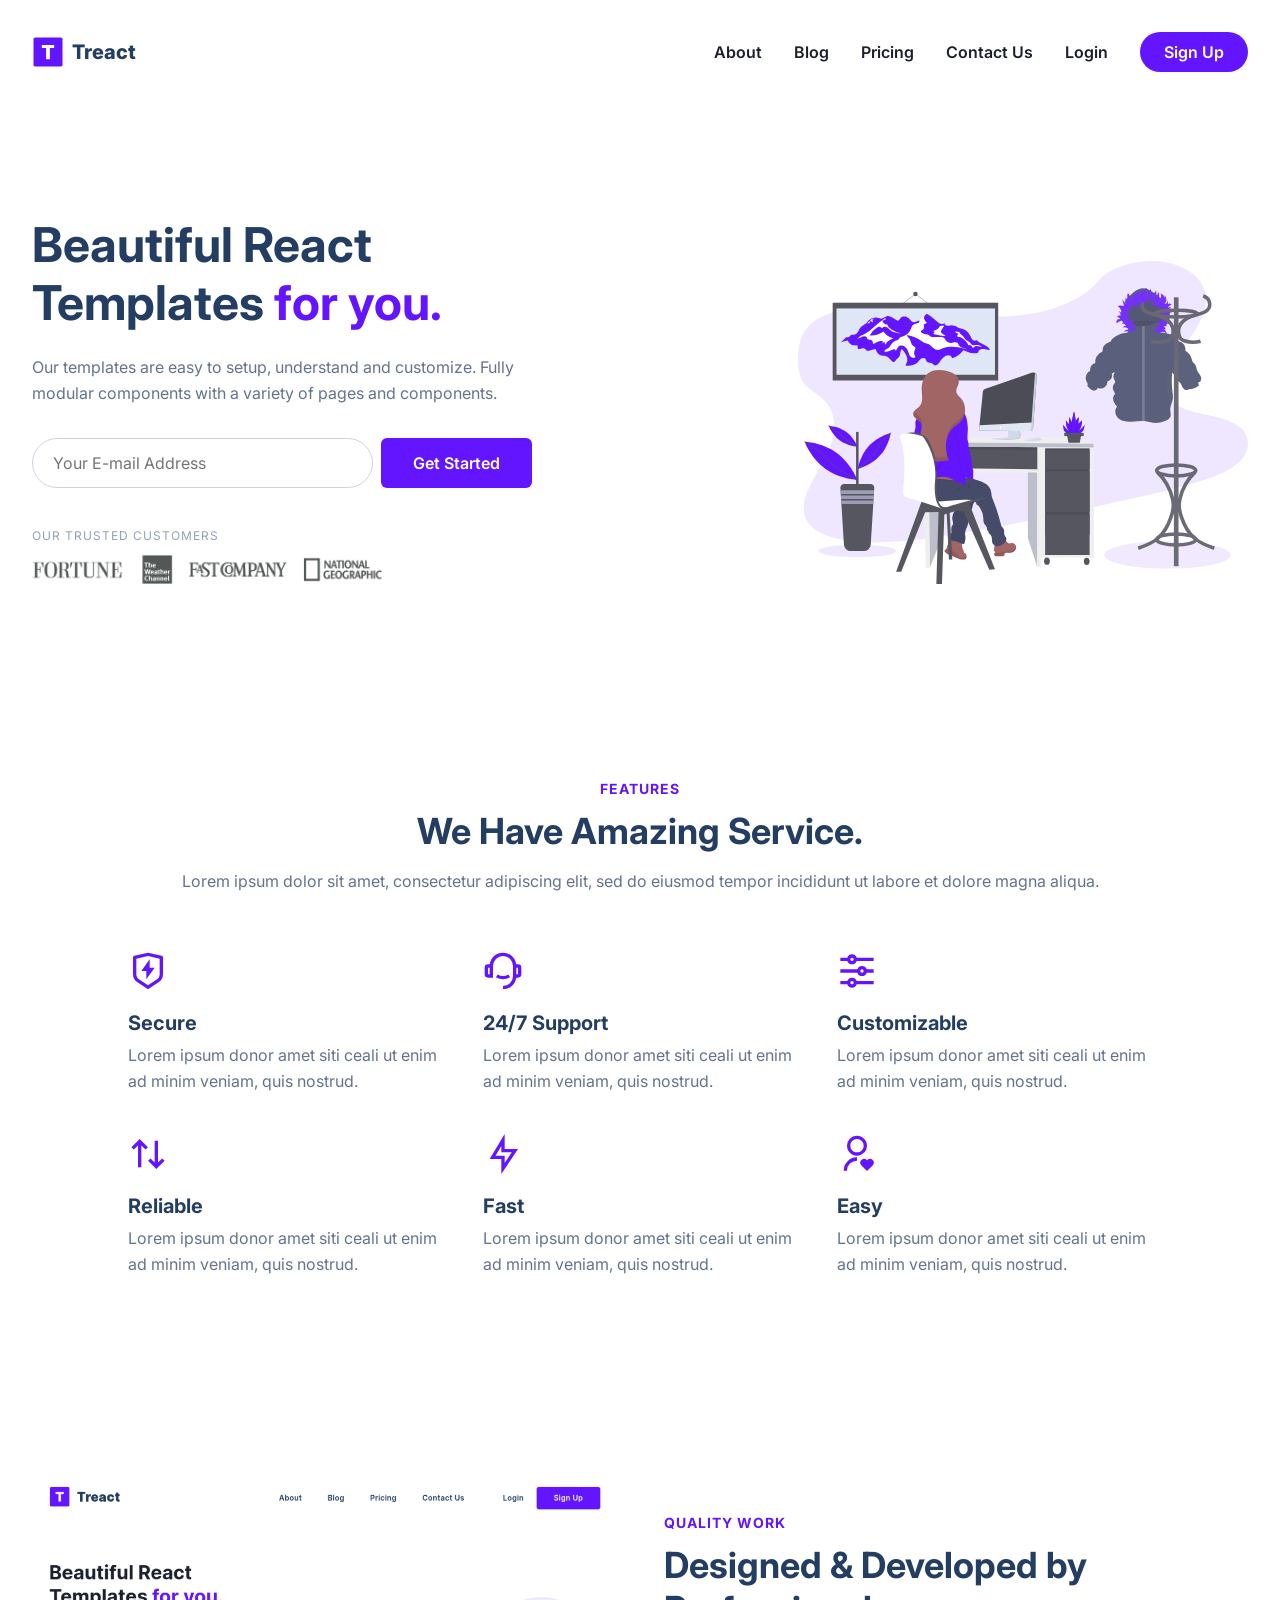
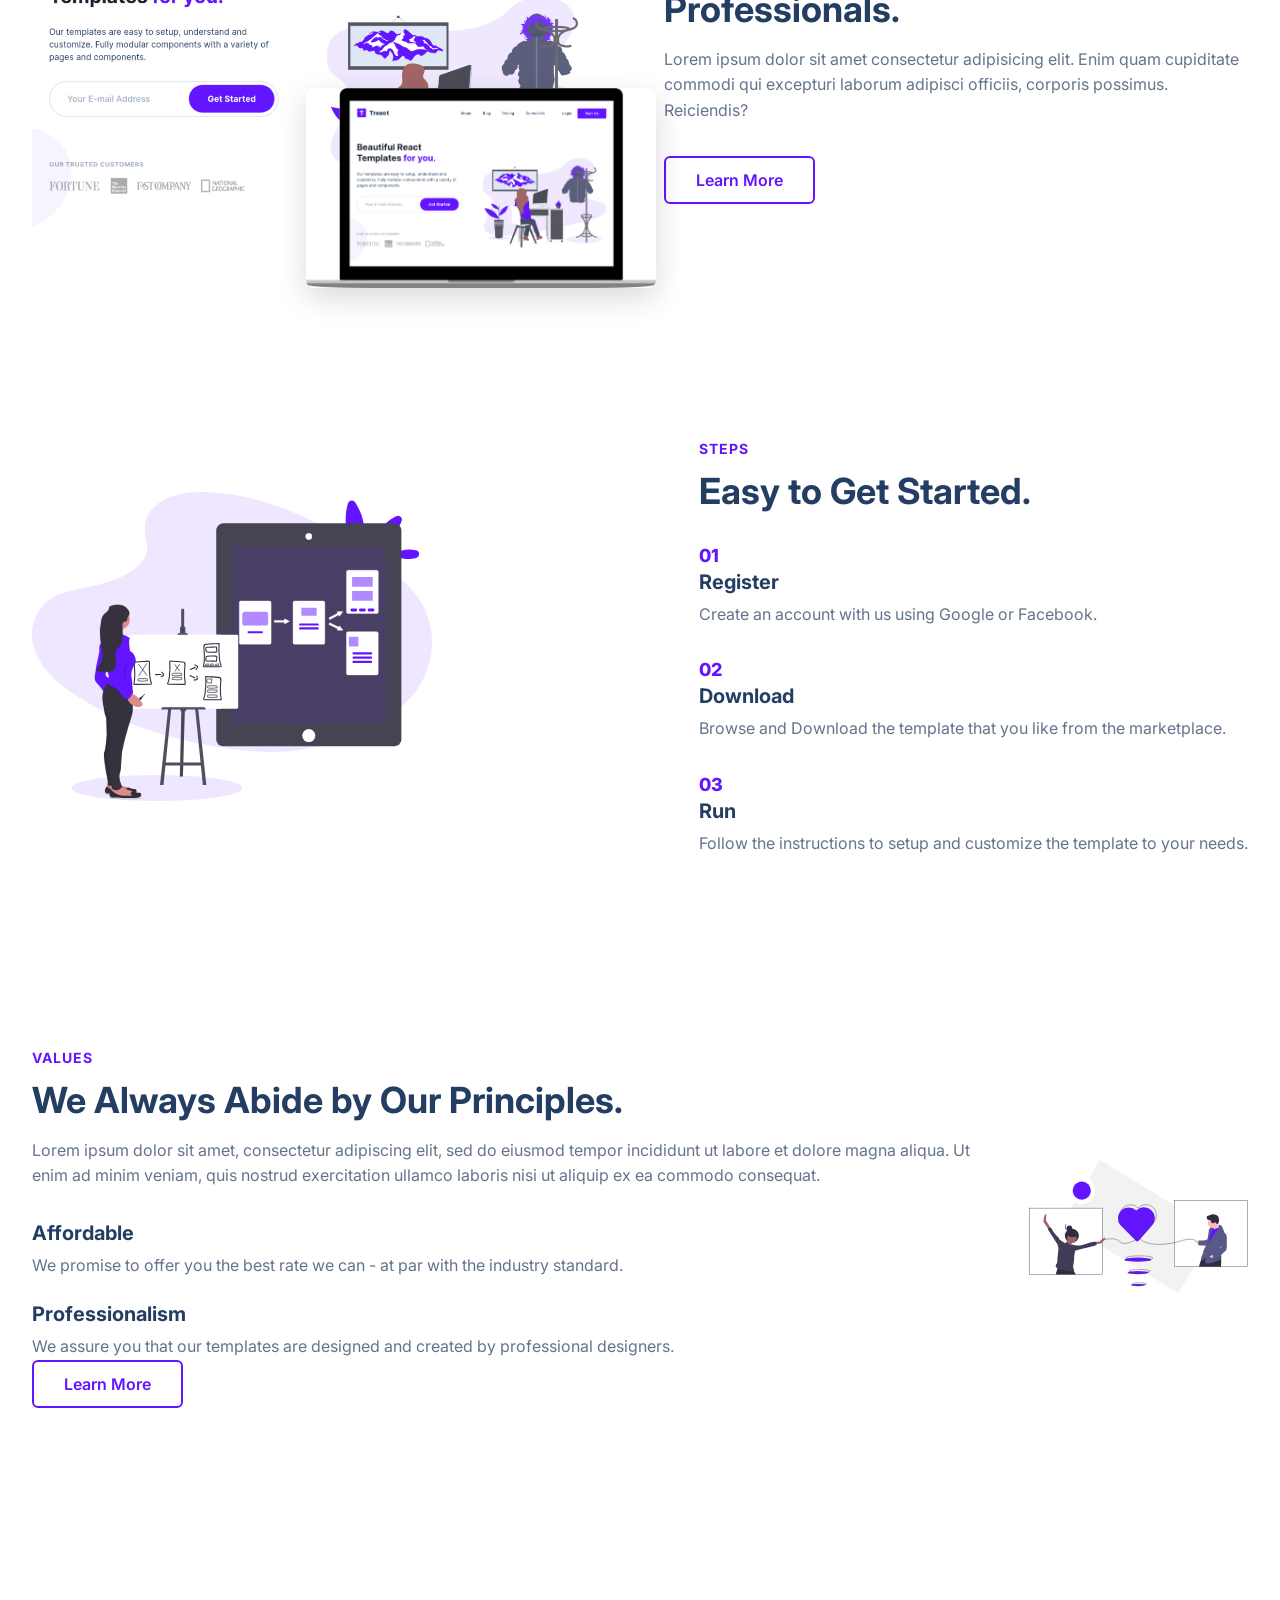
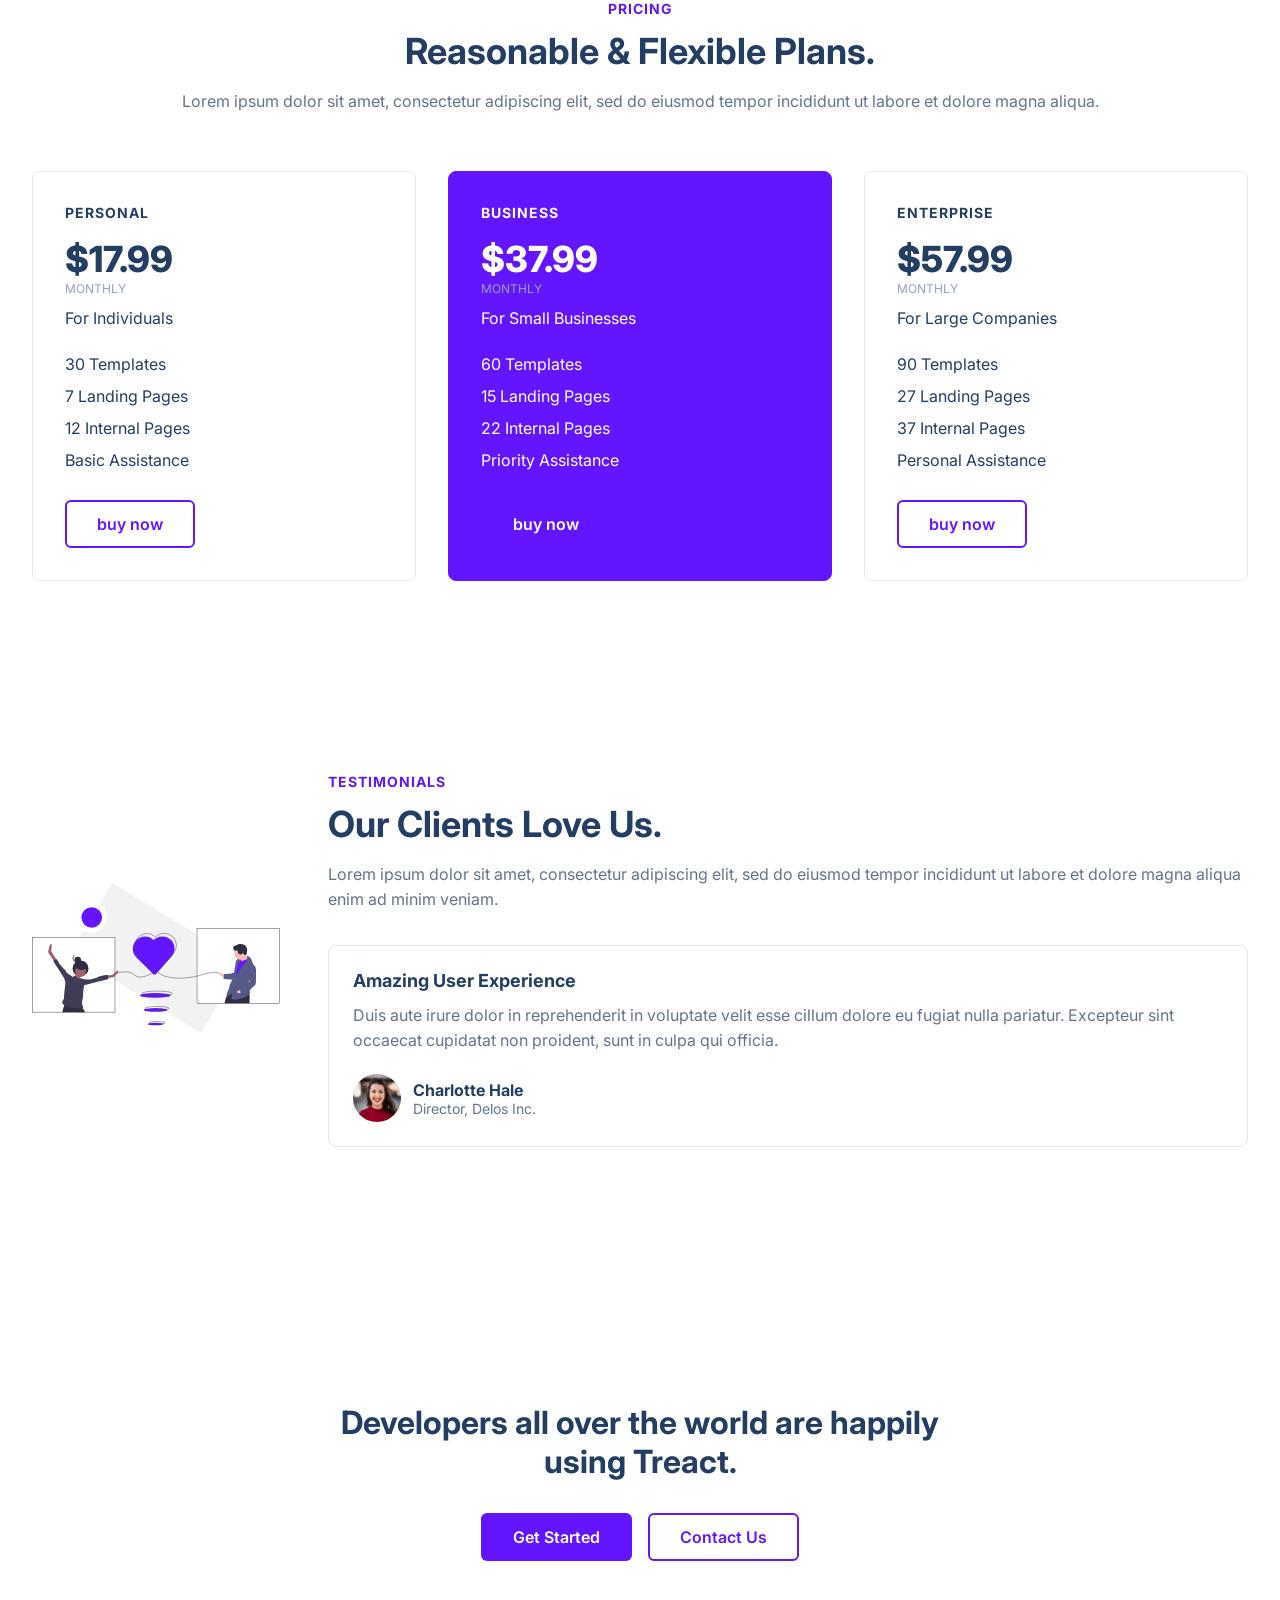
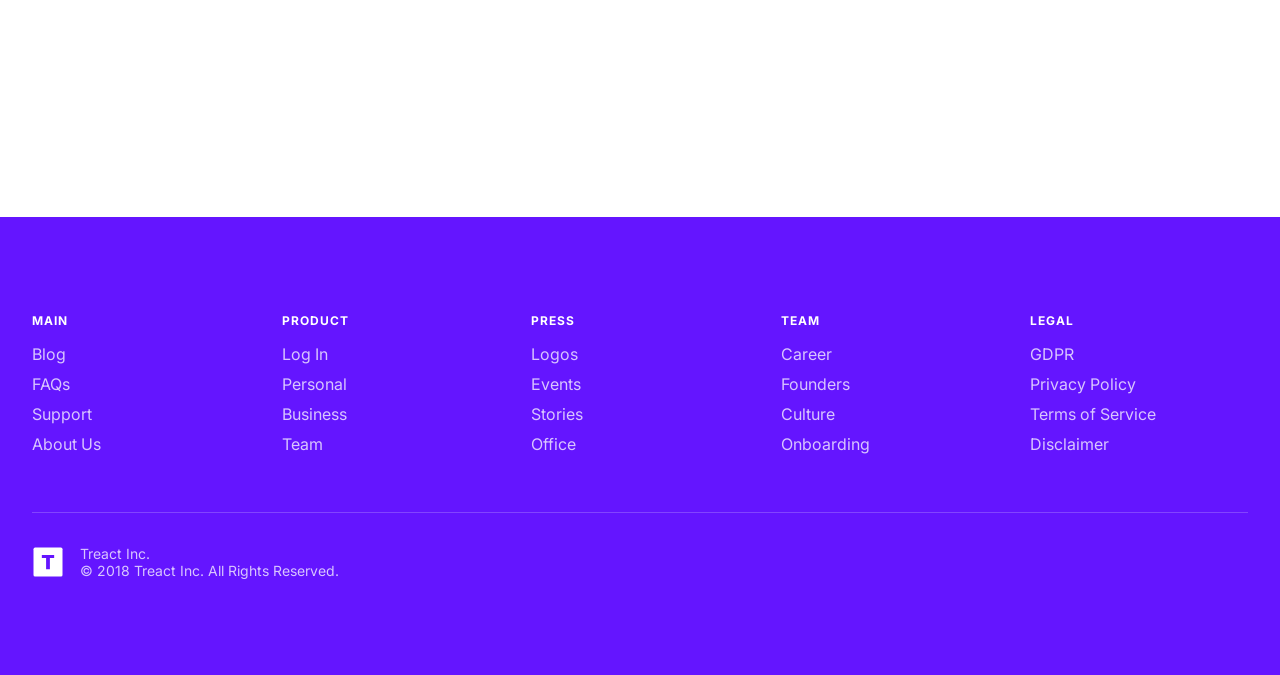
<file: index.html>
<!DOCTYPE html>
<html lang="en">

<head>
    <meta charset="UTF-8">
    <meta http-equiv="X-UA-Compatible" content="IE=edge">
    <meta name="viewport" content="width=device-width, initial-scale=1.0">
    <title>Treact</title>
    <link rel="stylesheet" href="style.css">
    <link rel="stylesheet" href="https://pro.fontawesome.com/releases/v5.10.0/css/all.css"
        integrity="sha384-AYmEC3Yw5cVb3ZcuHtOA93w35dYTsvhLPVnYs9eStHfGJvOvKxVfELGroGkvsg+p" crossorigin="anonymous" />
    <script src="script.js" defer></script>
</head>

<body>
    <section id="landing">
        <nav>
            <div class="row nav__row">
                <div class="nav__logo">
                    <img src="./assets/logo.2c489fc453a1783cbadacf914efa3df6.svg" alt="Treact logo" height="32">
                    <span>Treact</span>
                </div>
                <div class="nav__links">
                    <a class="nav__link">About</a>
                    <a class="nav__link">Blog</a>
                    <a class="nav__link">Pricing</a>
                    <a class="nav__link">Contact Us</a>
                    <a class="nav__link">Login</a>
                    <a class="nav__link nav__link--primary">Sign Up</a>
                </div>
                <button class="btn__menu" onclick="openMenu()">
                    <svg xmlns="http://www.w3.org/2000/svg" width="24" height="24" viewBox="0 0 24 24" fill="none"
                        stroke="currentColor" stroke-width="2" stroke-linecap="round" stroke-linejoin="round"
                        class="btn__menu--svg">
                        <line x1="3" y1="12" x2="21" y2="12"></line>
                        <line x1="3" y1="6" x2="21" y2="6"></line>
                        <line x1="3" y1="18" x2="21" y2="18"></line>
                    </svg>
                </button>
            </div>
        </nav>
        <div class="modal">
            <button class="btn__menu btn__menu--close" onclick="closeMenu()">
                <svg xmlns="http://www.w3.org/2000/svg" width="24" height="24" viewBox="0 0 24 24" fill="none"
                    stroke="currentColor" stroke-width="2" stroke-linecap="round" stroke-linejoin="round">
                    <line x1="18" y1="6" x2="6" y2="18"></line>
                    <line x1="6" y1="6" x2="18" y2="18"></line>
                </svg>
            </button>
            <div class="modal__links">
                <a class="modal__link">About</a>
                <a class="modal__link">Blog</a>
                <a class="modal__link">Pricing</a>
                <a class="modal__link">Contact Us</a>
                <a class="modal__link">Login</a>
                <a class="modal__link modal__link--primary">Sign Up</a>
            </div>
        </div>
        <header>
            <div class="container">
                <div class="row">
                    <div class="header__text">
                        <h1 class="header__title">Beautiful React Templates <span class="purple">for you.</span></h1>
                        <p class="header__desc">Our templates are easy to setup, understand and customize. Fully modular components with a variety of pages and components.</p>
                        <div class="header__form">
                            <input type="text" placeholder="Your E-mail Address" class="header__input">
                            <button class="btn__primary">Get Started</button>
                        </div>
                        <div class="header__customers">
                            <p class="header__customers--label">OUR TRUSTED CUSTOMERS</p>
                            <img src="./assets/customers-logo-strip.680ac7c2e8ae28161d2c.png" alt="Trusted customers" class="header__customers--img">
                        </div>
                    </div>
                    <div class="header__illustration">
                        <img src="./assets/design-illustration-2.6da6a00b20c07c4a9b65d1870679e1b8.svg" alt="Illustration">
                    </div>
                </div>
            </div>
        </header>
    </section>
    <main>
        <section id="features">
            <div class="container">
                <div class="row__narrow">
                    <p class="label">FEATURES</p>
                    <h2 class="section__title">We Have Amazing Service.</h2>
                    <p class="section__desc">Lorem ipsum dolor sit amet, consectetur adipiscing elit, sed do eiusmod tempor incididunt ut labore et dolore magna aliqua.</p>
                    <div class="features__grid">
                        <div class="feature__card">
                            <img src="./assets/shield-icon.daefe14b320b14fbd9cbd18908ac93ec.svg" alt="Secure icon" class="feature__icon">
                            <h3 class="feature__title">Secure</h3>
                            <p class="feature__desc">Lorem ipsum donor amet siti ceali ut enim ad minim veniam, quis nostrud.</p>
                        </div>
                        <div class="feature__card">
                            <img src="./assets/support-icon.f9253ffa8cb6ffde5bbaa05eb5136375.svg" alt="Support icon" class="feature__icon">
                            <h3 class="feature__title">24/7 Support</h3>
                            <p class="feature__desc">Lorem ipsum donor amet siti ceali ut enim ad minim veniam, quis nostrud.</p>
                        </div>
                        <div class="feature__card">
                            <img src="./assets/customize-icon.367468c90fd796009b97fbfba67b2c6a.svg" alt="Customize icon" class="feature__icon">
                            <h3 class="feature__title">Customizable</h3>
                            <p class="feature__desc">Lorem ipsum donor amet siti ceali ut enim ad minim veniam, quis nostrud.</p>
                        </div>
                        <div class="feature__card">
                            <img src="./assets/reliable-icon.1367510a8f0a1bec76dc425d25f92f43.svg" alt="Reliable icon" class="feature__icon">
                            <h3 class="feature__title">Reliable</h3>
                            <p class="feature__desc">Lorem ipsum donor amet siti ceali ut enim ad minim veniam, quis nostrud.</p>
                        </div>
                        <div class="feature__card">
                            <img src="./assets/fast-icon.dbb971a73d4805d2fc3bcdacdb55beba.svg" alt="Fast icon" class="feature__icon">
                            <h3 class="feature__title">Fast</h3>
                            <p class="feature__desc">Lorem ipsum donor amet siti ceali ut enim ad minim veniam, quis nostrud.</p>
                        </div>
                        <div class="feature__card">
                            <img src="./assets/simple-icon.673b7e1750b2a4ef32907fc164828d00.svg" alt="Easy icon" class="feature__icon">
                            <h3 class="feature__title">Easy</h3>
                            <p class="feature__desc">Lorem ipsum donor amet siti ceali ut enim ad minim veniam, quis nostrud.</p>
                        </div>
                    </div>
                </div>
            </div>
        </section>
        <section id="quality">
            <div class="container">
                <div class="row">
                    <div class="quality__images">
                        <img src="./assets/hero-screenshot-1.40a097b525c2f8c9808e.png" alt="Screenshot" class="quality__img quality__img--1">
                        <img src="./assets/hero-screenshot-2.241aac1fbc66db29d873.png" alt="Dashboard Screenshot" class="quality__img quality__img--2">
                    </div>
                    <div class="quality__text">
                        <p class="label">QUALITY WORK</p>
                        <h2 class="section__title">Designed &amp; Developed by Professionals.</h2>
                        <p class="section__desc">Lorem ipsum dolor sit amet consectetur adipisicing elit. Enim quam cupiditate commodi qui excepturi laborum adipisci officiis, corporis possimus. Reiciendis?</p>
                        <button class="btn__secondary">Learn More</button>
                    </div>
                </div>
            </div>
        </section>
        <section id="steps">
            <div class="container">
                <div class="row">
                    <div class="steps__illustration">
                        <img src="./assets/prototype-illustration.21bc4b3f612a2f257c3d361067582485.svg" alt="Illustration">
                    </div>
                    <div class="steps__list">
                        <p class="label">STEPS</p>
                        <h2 class="section__title">Easy to Get Started.</h2>
                        <div class="step">
                            <span class="step__number">01</span>
                            <h3 class="step__title">Register</h3>
                            <p class="step__desc">Create an account with us using Google or Facebook.</p>
                        </div>
                        <div class="step">
                            <span class="step__number">02</span>
                            <h3 class="step__title">Download</h3>
                            <p class="step__desc">Browse and Download the template that you like from the marketplace.</p>
                        </div>
                        <div class="step">
                            <span class="step__number">03</span>
                            <h3 class="step__title">Run</h3>
                            <p class="step__desc">Follow the instructions to setup and customize the template to your needs.</p>
                        </div>
                    </div>
                </div>
            </div>
        </section>
        <section id="values">
            <div class="container">
                <div class="row">
                    <div class="values__text">
                        <p class="label">VALUES</p>
                        <h2 class="section__title">We Always Abide by Our Principles.</h2>
                        <p class="section__desc">Lorem ipsum dolor sit amet, consectetur adipiscing elit, sed do eiusmod tempor incididunt ut labore et dolore magna aliqua. Ut enim ad minim veniam, quis nostrud exercitation ullamco laboris nisi ut aliquip ex ea commodo consequat.</p>
                        <div class="value">
                            <h3 class="value__title">Affordable</h3>
                            <p class="value__desc">We promise to offer you the best rate we can - at par with the industry standard.</p>
                        </div>
                        <div class="value">
                            <h3 class="value__title">Professionalism</h3>
                            <p class="value__desc">We assure you that our templates are designed and created by professional designers.</p>
                        </div>
                        <button class="btn__secondary">Learn More</button>
                    </div>
                    <div class="values__illustration">
                        <img src="./assets/love-illustration.c759090fa833369ad6ffb6eb19cacb3e.svg" alt="Illustration">
                    </div>
                </div>
            </div>
        </section>
        <section id="pricing">
            <div class="container">
                <div class="row">
                    <p class="label">PRICING</p>
                    <h2 class="section__title">Reasonable &amp; Flexible Plans.</h2>
                    <p class="section__desc">Lorem ipsum dolor sit amet, consectetur adipiscing elit, sed do eiusmod tempor incididunt ut labore et dolore magna aliqua.</p>
                    <div class="pricing__grid">
                        <div class="price__card">
                            <p class="price__label">PERSONAL</p>
                            <p class="price__amount">$17.99</p>
                            <p class="price__period">MONTHLY</p>
                            <p class="price__for">For Individuals</p>
                            <ul class="price__features">
                                <li>30 Templates</li>
                                <li>7 Landing Pages</li>
                                <li>12 Internal Pages</li>
                                <li>Basic Assistance</li>
                            </ul>
                            <button class="btn__secondary">buy now</button>
                        </div>
                        <div class="price__card price__card--featured">
                            <p class="price__label">BUSINESS</p>
                            <p class="price__amount">$37.99</p>
                            <p class="price__period">MONTHLY</p>
                            <p class="price__for">For Small Businesses</p>
                            <ul class="price__features">
                                <li>60 Templates</li>
                                <li>15 Landing Pages</li>
                                <li>22 Internal Pages</li>
                                <li>Priority Assistance</li>
                            </ul>
                            <button class="btn__primary">buy now</button>
                        </div>
                        <div class="price__card">
                            <p class="price__label">ENTERPRISE</p>
                            <p class="price__amount">$57.99</p>
                            <p class="price__period">MONTHLY</p>
                            <p class="price__for">For Large Companies</p>
                            <ul class="price__features">
                                <li>90 Templates</li>
                                <li>27 Landing Pages</li>
                                <li>37 Internal Pages</li>
                                <li>Personal Assistance</li>
                            </ul>
                            <button class="btn__secondary">buy now</button>
                        </div>
                    </div>
                </div>
            </div>
        </section>
        <section id="testimonials">
            <div class="container">
                <div class="row">
                    <div class="testimonials__illustration">
                        <img src="./assets/love-illustration.c759090fa833369ad6ffb6eb19cacb3e.svg" alt="Illustration">
                    </div>
                    <div class="testimonials__text">
                        <p class="label">TESTIMONIALS</p>
                        <h2 class="section__title">Our Clients Love Us.</h2>
                        <p class="section__desc">Lorem ipsum dolor sit amet, consectetur adipiscing elit, sed do eiusmod tempor incididunt ut labore et dolore magna aliqua enim ad minim veniam.</p>
                        <div class="testimonial__card">
                            <h3 class="testimonial__title">Amazing User Experience</h3>
                            <p class="testimonial__quote">Duis aute irure dolor in reprehenderit in voluptate velit esse cillum dolore eu fugiat nulla pariatur. Excepteur sint occaecat cupidatat non proident, sunt in culpa qui officia.</p>
                            <div class="testimonial__person">
                                <img src="./assets/photo-1494790108377-be9c29b29330.avif" alt="Charlotte Hale" class="testimonial__photo">
                                <div>
                                    <p class="testimonial__name">Charlotte Hale</p>
                                    <p class="testimonial__role">Director, Delos Inc.</p>
                                </div>
                            </div>
                        </div>
                    </div>
                </div>
            </div>
        </section>
        <section id="start">
            <div class="container">
                <div class="row">
                    <h2 class="start__title">Developers all over the world are happily using Treact.</h2>
                    <div class="start__buttons">
                        <button class="btn__primary">Get Started</button>
                        <button class="btn__secondary">Contact Us</button>
                    </div>
                </div>
            </div>
        </section>
    </main>
    <footer>
        <div class="row footer__row">
            <div class="footer__col">
                <p class="footer__col--title">MAIN</p>
                <a class="footer__link">Blog</a>
                <a class="footer__link">FAQs</a>
                <a class="footer__link">Support</a>
                <a class="footer__link">About Us</a>
            </div>
            <div class="footer__col">
                <p class="footer__col--title">PRODUCT</p>
                <a class="footer__link">Log In</a>
                <a class="footer__link">Personal</a>
                <a class="footer__link">Business</a>
                <a class="footer__link">Team</a>
            </div>
            <div class="footer__col">
                <p class="footer__col--title">PRESS</p>
                <a class="footer__link">Logos</a>
                <a class="footer__link">Events</a>
                <a class="footer__link">Stories</a>
                <a class="footer__link">Office</a>
            </div>
            <div class="footer__col">
                <p class="footer__col--title">TEAM</p>
                <a class="footer__link">Career</a>
                <a class="footer__link">Founders</a>
                <a class="footer__link">Culture</a>
                <a class="footer__link">Onboarding</a>
            </div>
            <div class="footer__col">
                <p class="footer__col--title">LEGAL</p>
                <a class="footer__link">GDPR</a>
                <a class="footer__link">Privacy Policy</a>
                <a class="footer__link">Terms of Service</a>
                <a class="footer__link">Disclaimer</a>
            </div>
        </div>
        <div class="row footer__bottom">
            <img src="./assets/logo-light.d9a5d1b5be5ea077b26864fdfc2e96a4.svg" alt="Treact logo" height="32">
            <p class="footer__copyright">Treact Inc.<br>© 2018 Treact Inc. All Rights Reserved.</p>
        </div>
    </footer>
</body>

</html>
</file>
<file: style.css>
@import url('https://fonts.googleapis.com/css2?family=Inter:wght@100;200;300;400;500;600;700;800;900&display=swap');

* {
    margin: 0;
    padding: 0;
    box-sizing: border-box;
    font-family: 'Inter', system-ui;
    color: #243e63;
}

body {
    max-width: 100vw;
    overflow-x: hidden;
}

.row {
    width: 100%;
    max-width: 1280px;
    margin: 0 auto;
}

.row__narrow {
    width: 100%;
    max-width: 1024px;
    margin: 0 auto;
}

.container {
    padding: 96px 0;
}

.purple {
    color: #6415ff;
}

section {
    padding: 0 32px;
}

main {
    margin-bottom: 96px;
}

.label {
    color: #6415ff;
    font-weight: 700;
    letter-spacing: 1px;
    font-size: 14px;
    margin-bottom: 12px;
}

.section__title {
    font-size: 36px;
    margin-bottom: 16px;
}

.section__desc {
    color: #64748b;
    line-height: 1.6;
    margin-bottom: 32px;
}

.btn__primary {
    background-color: #6415ff;
    color: white;
    border: none;
    padding: 14px 32px;
    border-radius: 6px;
    font-size: 16px;
    font-weight: 600;
    cursor: pointer;
}

.btn__primary:hover {
    background-color: #5310d9;
}

.btn__secondary {
    background-color: white;
    color: #6415ff;
    border: 2px solid #6415ff;
    padding: 12px 30px;
    border-radius: 6px;
    font-size: 16px;
    font-weight: 600;
    cursor: pointer;
}

.btn__secondary:hover {
    background-color: #f5f0ff;
}

/* NAVBAR */

nav {
    display: flex;
    padding-top: 32px;
}

.nav__row {
    display: flex;
    justify-content: space-between;
    align-items: center;
}

.nav__logo {
    display: flex;
    align-items: center;
    gap: 8px;
    font-size: 20px;
    font-weight: 800;
}

.nav__links {
    display: flex;
    align-items: center;
    gap: 32px;
}

.nav__link {
    color: #1a202c;
    font-weight: 600;
    text-decoration: none;
    cursor: pointer;
}

.nav__link--primary {
    color: white;
    padding: 10px 24px;
    background: #6415ff;
    border-radius: 500px;
}

.btn__menu {
    display: none;
    background: transparent;
    border: none;
    transition: all 300ms ease;
}

.btn__menu--svg:hover {
    filter: invert(26%) sepia(94%) saturate(7476%) hue-rotate(261deg) brightness(94%) contrast(115%);
}

.modal {
    position: fixed;
    top: 0;
    left: 0;
    right: 0;
    height: 378px;
    margin: 24px 16px;
    padding: 32px;
    background-color: #fff;
    border: 1px solid rgb(229, 231, 235);
    border-radius: 8px;
    z-index: 4;
    visibility: hidden;
    opacity: 0;
    transform: translateX(300%);
    transition: all 300ms ease;
}

.modal__links {
    width: 100%;
    height: 100%;
    display: flex;
    flex-direction: column;
    align-items: center;
}

.modal__link {
    color: #1a202c;
    font-size: 18px;
    font-weight: 600;
    line-height: 1.5;
    margin: 8px 0;
    padding-bottom: 4px;
    border-bottom: 2px solid transparent;
    cursor: pointer;
}

.modal__link--primary {
    color: #f7fafc;
    padding: 12px 32px;
    background: #6415ff;
    border-radius: 500px;
    border: none;
}

.menu--open .modal {
    visibility: visible;
    opacity: 1;
    transform: translateX(0);
}

.btn__menu--close {
    position: fixed;
    top: 24px;
    right: 18px;
}

/* HEADER / ABOUT US */

header .row {
    display: flex;
    align-items: center;
    justify-content: space-between;
    gap: 48px;
    padding-top: 48px;
}

.header__text {
    max-width: 500px;
}

.header__title {
    font-size: 48px;
    line-height: 1.2;
    margin-bottom: 24px;
}

.header__desc {
    color: #64748b;
    line-height: 1.6;
    margin-bottom: 32px;
}

.header__form {
    display: flex;
    gap: 8px;
    margin-bottom: 40px;
}

.header__input {
    flex: 1;
    padding: 14px 20px;
    border-radius: 500px;
    border: 1px solid #cbd5e1;
    font-size: 16px;
}

.header__customers--label {
    color: #94a3b8;
    font-size: 12px;
    letter-spacing: 1px;
    margin-bottom: 12px;
}

.header__customers--img {
    max-width: 350px;
}

.header__illustration img {
    max-width: 450px;
    width: 100%;
}

/* FEATURES */

#features {
    position: relative;
}

#features .row__narrow {
    display: flex;
    flex-direction: column;
    align-items: center;
    text-align: center;
}

.features__grid {
    display: grid;
    grid-template-columns: repeat(3, 1fr);
    gap: 40px;
    margin-top: 24px;
    text-align: left;
}

.feature__icon {
    width: 40px;
    margin-bottom: 16px;
}

.feature__title {
    font-size: 20px;
    margin-bottom: 8px;
}

.feature__desc {
    color: #64748b;
    line-height: 1.6;
}

/* QUALITY WORK */

#quality .row {
    display: flex;
    justify-content: space-between;
    align-items: center;
    gap: 48px;
}

.quality__images {
    position: relative;
    flex: 1;
}

.quality__img {
    max-width: 100%;
    border-radius: 8px;
}

.quality__img--2 {
    position: absolute;
    bottom: -40px;
    right: -40px;
    max-width: 60%;
    box-shadow: 0 10px 30px rgba(0,0,0,0.15);
}

.quality__text {
    flex: 1;
}

/* STEPS */

#steps .row {
    display: flex;
    justify-content: space-between;
    align-items: center;
    gap: 48px;
}

.steps__illustration img {
    max-width: 400px;
    width: 100%;
}

.step {
    margin-top: 32px;
}

.step__number {
    color: #6415ff;
    font-weight: 800;
    font-size: 18px;
}

.step__title {
    font-size: 20px;
    margin: 4px 0 8px;
}

.step__desc {
    color: #64748b;
    line-height: 1.6;
}

/* VALUES */

#values .row {
    display: flex;
    justify-content: space-between;
    align-items: center;
    gap: 48px;
}

.value {
    margin-top: 24px;
}

.value__title {
    font-size: 20px;
    margin-bottom: 8px;
}

.value__desc {
    color: #64748b;
    line-height: 1.6;
}

.values__illustration img {
    max-width: 400px;
    width: 100%;
}

/* PRICING */

#pricing .row {
    display: flex;
    flex-direction: column;
    align-items: center;
    text-align: center;
}

.pricing__grid {
    display: grid;
    grid-template-columns: repeat(3, 1fr);
    gap: 32px;
    margin-top: 24px;
    text-align: left;
    width: 100%;
}

.price__card {
    border: 1px solid #e2e8f0;
    border-radius: 8px;
    padding: 32px;
}

.price__card--featured {
    background-color: #6415ff;
    border-color: #6415ff;
}

.price__card--featured * {
    color: white;
}

.price__label {
    font-weight: 700;
    letter-spacing: 1px;
    font-size: 14px;
    margin-bottom: 16px;
}

.price__amount {
    font-size: 36px;
    font-weight: 800;
}

.price__period {
    font-size: 12px;
    color: #94a3b8;
    margin-bottom: 12px;
}

.price__for {
    margin-bottom: 20px;
}

.price__features {
    list-style: none;
    margin-bottom: 24px;
}

.price__features li {
    padding: 6px 0;
}

/* TESTIMONIALS */

#testimonials .row {
    display: flex;
    align-items: center;
    gap: 48px;
}

.testimonials__illustration img {
    max-width: 350px;
    width: 100%;
}

.testimonial__card {
    margin-top: 24px;
    padding: 24px;
    border: 1px solid #e2e8f0;
    border-radius: 8px;
}

.testimonial__title {
    font-size: 18px;
    margin-bottom: 12px;
}

.testimonial__quote {
    color: #64748b;
    line-height: 1.6;
    margin-bottom: 20px;
}

.testimonial__person {
    display: flex;
    align-items: center;
    gap: 12px;
}

.testimonial__photo {
    width: 48px;
    height: 48px;
    border-radius: 50%;
    object-fit: cover;
}

.testimonial__name {
    font-weight: 700;
}

.testimonial__role {
    color: #64748b;
    font-size: 14px;
}

/* START / CTA */

#start .row {
    position: relative;
    overflow: hidden;
    text-align: center;
    padding: 64px 0;
}

.start__title {
    font-size: 32px;
    max-width: 600px;
    margin: 0 auto 32px;
}

.start__buttons {
    display: flex;
    gap: 16px;
    justify-content: center;
}

/* FOOTER */

footer {
    padding: 96px 32px;
    background-color: rgb(100, 21, 255);
    margin-bottom: -32px;
    position: relative;
    overflow: hidden;
}

.footer__row {
    display: grid;
    grid-template-columns: repeat(5, 1fr);
    gap: 32px;
    margin-bottom: 48px;
}

.footer__col--title {
    color: white;
    font-weight: 700;
    letter-spacing: 1px;
    font-size: 12px;
    margin-bottom: 16px;
}

.footer__link {
    display: block;
    color: #d8c5ff;
    text-decoration: none;
    margin-bottom: 10px;
}

.footer__bottom {
    display: flex;
    align-items: center;
    gap: 16px;
    border-top: 1px solid rgba(255,255,255,0.2);
    padding-top: 32px;
}

.footer__copyright {
    color: #d8c5ff;
    font-size: 14px;
}

/* MOBILE RESPONSIVENESS */

@media(max-width: 1280px) {
    header .row {
        align-items: flex-end;
    }
}

@media (max-width: 1024px) {
    .nav__links {
        display: none;
    }
    .btn__menu {
        display: block;
    }
    header .row {
        flex-direction: column;
        align-items: center;
        text-align: center;
    }
    footer {
        padding: 80px 32px;
    }
    .footer__row {
        grid-template-columns: repeat(2, 1fr);
    }
}

@media(max-width: 768px) {
    #quality .row,
    #values .row {
        flex-direction: column-reverse;
    }
    #steps .row,
    #testimonials .row {
        flex-direction: column;
        align-items: center;
    }
    #pricing .row {
        margin-top: 40px;
    }
    .features__grid,
    .pricing__grid {
        grid-template-columns: 1fr;
    }
}

@media(max-width: 640px) {
    .container {
        padding: 80px 0;
    }
    .nav__logo {
        margin: 8px 0;
        padding-bottom: 4px;
    }
    main {
        margin-bottom: 80px;
    }
    .footer__row {
        grid-template-columns: 1fr;
    }
}
</file>
